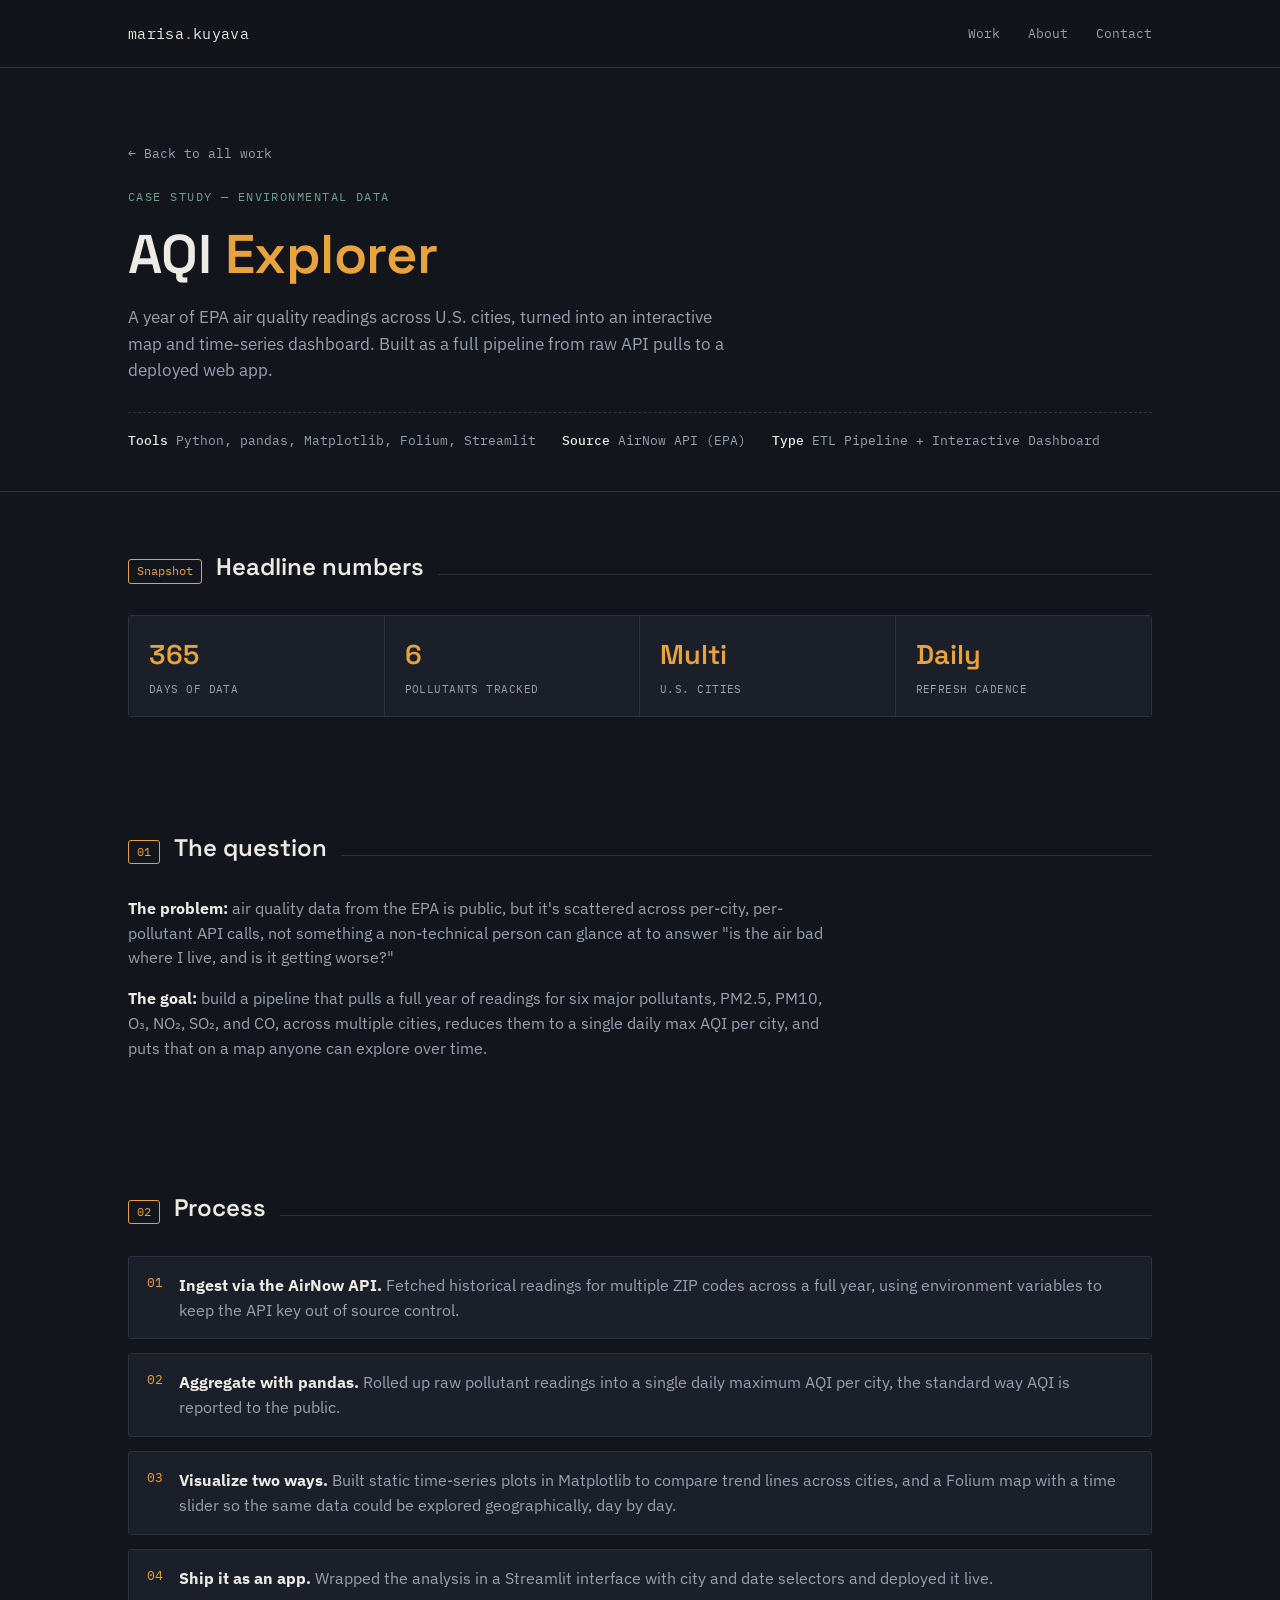
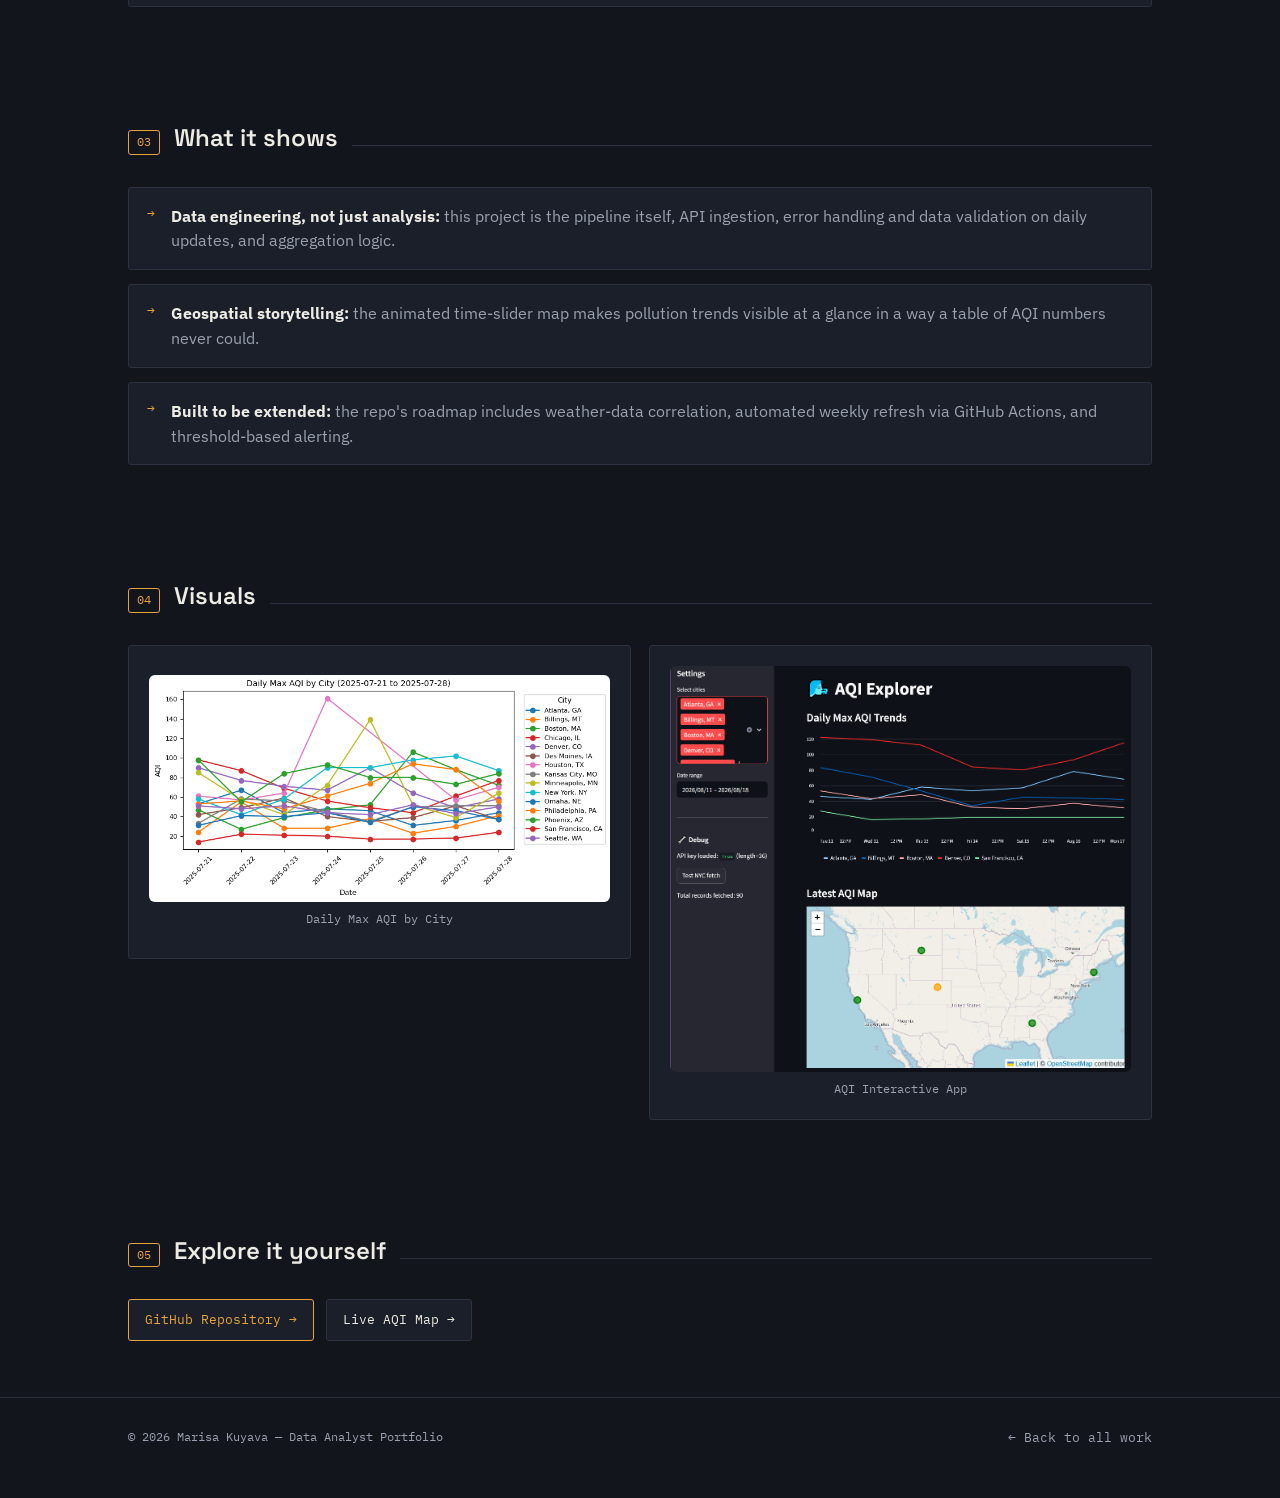
<file: projects/aqi-explorer.html>
<!DOCTYPE html>
<html lang="en">

<head>
  <meta charset="UTF-8">
  <meta name="viewport" content="width=device-width, initial-scale=1.0">
  <title>AQI Explorer — Marisa Kuyava</title>
  <link rel="preconnect" href="https://fonts.googleapis.com">
  <link
    href="https://fonts.googleapis.com/css2?family=Space+Grotesk:wght@500;600;700&family=IBM+Plex+Sans:wght@400;500&family=IBM+Plex+Mono:wght@400;500&display=swap"
    rel="stylesheet">
  <link rel="stylesheet" href="../assets/style.css">
</head>

<body>

  <header class="site-header">
    <div class="wrap">
      <a class="logo" href="../index.html">marisa<span>.</span>kuyava</a>
      <nav class="nav">
        <a href="../index.html#work">Work</a>
        <a href="../index.html#about">About</a>
        <a href="../index.html#contact">Contact</a>
      </nav>
    </div>
  </header>

  <section class="hero" style="padding-bottom:40px;">
    <div class="wrap">
      <a class="back" href="../index.html">← Back to all work</a>
      <p class="eyebrow">Case Study — Environmental Data</p>
      <h1>AQI <em>Explorer</em></h1>
      <p class="lede">
        A year of EPA air quality readings across U.S. cities, turned into an
        interactive map and time-series dashboard. Built as a full pipeline
        from raw API pulls to a deployed web app.
      </p>
      <div class="hero-meta">
        <span><b>Tools</b> Python, pandas, Matplotlib, Folium, Streamlit</span>
        <span><b>Source</b> AirNow API (EPA)</span>
        <span><b>Type</b> ETL Pipeline + Interactive Dashboard</span>
      </div>
    </div>
  </section>

  <section class="section">
    <div class="wrap">
      <div class="section-head">
        <span class="tag">Snapshot</span>
        <h2>Headline numbers</h2>
        <div class="rule"></div>
      </div>
      <div class="stats">
        <div class="stat">
          <div class="num">365</div>
          <div class="label">Days of data</div>
        </div>
        <div class="stat">
          <div class="num">6</div>
          <div class="label">Pollutants tracked</div>
        </div>
        <div class="stat">
          <div class="num">Multi</div>
          <div class="label">U.S. cities</div>
        </div>
        <div class="stat">
          <div class="num">Daily</div>
          <div class="label">Refresh cadence</div>
        </div>
      </div>
    </div>
  </section>

  <section class="section">
    <div class="wrap">
      <div class="section-head">
        <span class="tag">01</span>
        <h2>The question</h2>
        <div class="rule"></div>
      </div>
      <div class="prose">
        <p>
          <strong>The problem:</strong> air quality data from the EPA is public,
          but it's scattered across per-city, per-pollutant API calls, not
          something a non-technical person can glance at to answer "is the air
          bad where I live, and is it getting worse?"
        </p>
        <p>
          <strong>The goal:</strong> build a pipeline that pulls a full year of
          readings for six major pollutants, PM2.5, PM10, O₃, NO₂, SO₂, and
          CO, across multiple cities, reduces them to a single daily max AQI
          per city, and puts that on a map anyone can explore over time.
        </p>
      </div>
    </div>
  </section>

  <section class="section">
    <div class="wrap">
      <div class="section-head">
        <span class="tag">02</span>
        <h2>Process</h2>
        <div class="rule"></div>
      </div>
      <div class="findings">
        <div class="finding">
          <span class="mark">01</span>
          <p><strong>Ingest via the AirNow API.</strong> Fetched historical
            readings for multiple ZIP codes across a full year, using
            environment variables to keep the API key out of source control.</p>
        </div>
        <div class="finding">
          <span class="mark">02</span>
          <p><strong>Aggregate with pandas.</strong> Rolled up raw pollutant
            readings into a single daily maximum AQI per city, the standard way
            AQI is reported to the public.</p>
        </div>
        <div class="finding">
          <span class="mark">03</span>
          <p><strong>Visualize two ways.</strong> Built static time-series
            plots in Matplotlib to compare trend lines across cities, and a
            Folium map with a time slider so the same data could be explored
            geographically, day by day.</p>
        </div>
        <div class="finding">
          <span class="mark">04</span>
          <p><strong>Ship it as an app.</strong> Wrapped the analysis in a
            Streamlit interface with city and date selectors and deployed it
            live.</p>
        </div>
      </div>
    </div>
  </section>

  <section class="section">
    <div class="wrap">
      <div class="section-head">
        <span class="tag">03</span>
        <h2>What it shows</h2>
        <div class="rule"></div>
      </div>
      <div class="findings">
        <div class="finding">
          <span class="mark">→</span>
          <p><strong>Data engineering, not just analysis:</strong> this project
            is the pipeline itself, API ingestion, error handling and data
            validation on daily updates, and aggregation logic.</p>
        </div>
        <div class="finding">
          <span class="mark">→</span>
          <p><strong>Geospatial storytelling:</strong> the animated time-slider
            map makes pollution trends visible at a glance in a way a table of
            AQI numbers never could.</p>
        </div>
        <div class="finding">
          <span class="mark">→</span>
          <p><strong>Built to be extended:</strong> the repo's roadmap includes
            weather-data correlation, automated weekly refresh via GitHub
            Actions, and threshold-based alerting.</p>
        </div>
      </div>
    </div>
  </section>

  <section class="section">
    <div class="wrap">
      <div class="section-head">
        <span class="tag">04</span>
        <h2>Visuals</h2>
        <div class="rule"></div>
      </div>
      <div class="visual-grid">
        <div class="visual">
          <img src="../images/DailyMaxAQI.png" alt="AQI By City" style="width:100%; border-radius:6px; display:block;">
          Daily Max AQI by City
        </div>
        <div class="visual">
          <img src="../images/AQIMap.png" alt="AQI Interactive Map" style="width:100%; border-radius:6px; display:block;">
          AQI Interactive App
        </div>
      </div>
    </div>
  </section>

  <section class="section">
    <div class="wrap">
      <div class="section-head">
        <span class="tag">05</span>
        <h2>Explore it yourself</h2>
        <div class="rule"></div>
      </div>
      <div class="linkrow">
        <a class="btn primary" href="https://github.com/mkuyava42/aqi-explorer">GitHub Repository →</a>
        <a class="btn" href="https://aqi-explorer.onrender.com/">Live
          AQI Map →</a>
      </div>
    </div>
  </section>

  <footer class="site-footer">
    <div class="wrap" style="display:flex; justify-content:space-between; flex-wrap:wrap; gap:10px; width:100%;">
      <span>© 2026 Marisa Kuyava — Data Analyst Portfolio</span>
      <a class="back" style="margin:0;" href="../index.html">← Back to all work</a>
    </div>
  </footer>

</body>

</html>
</file>
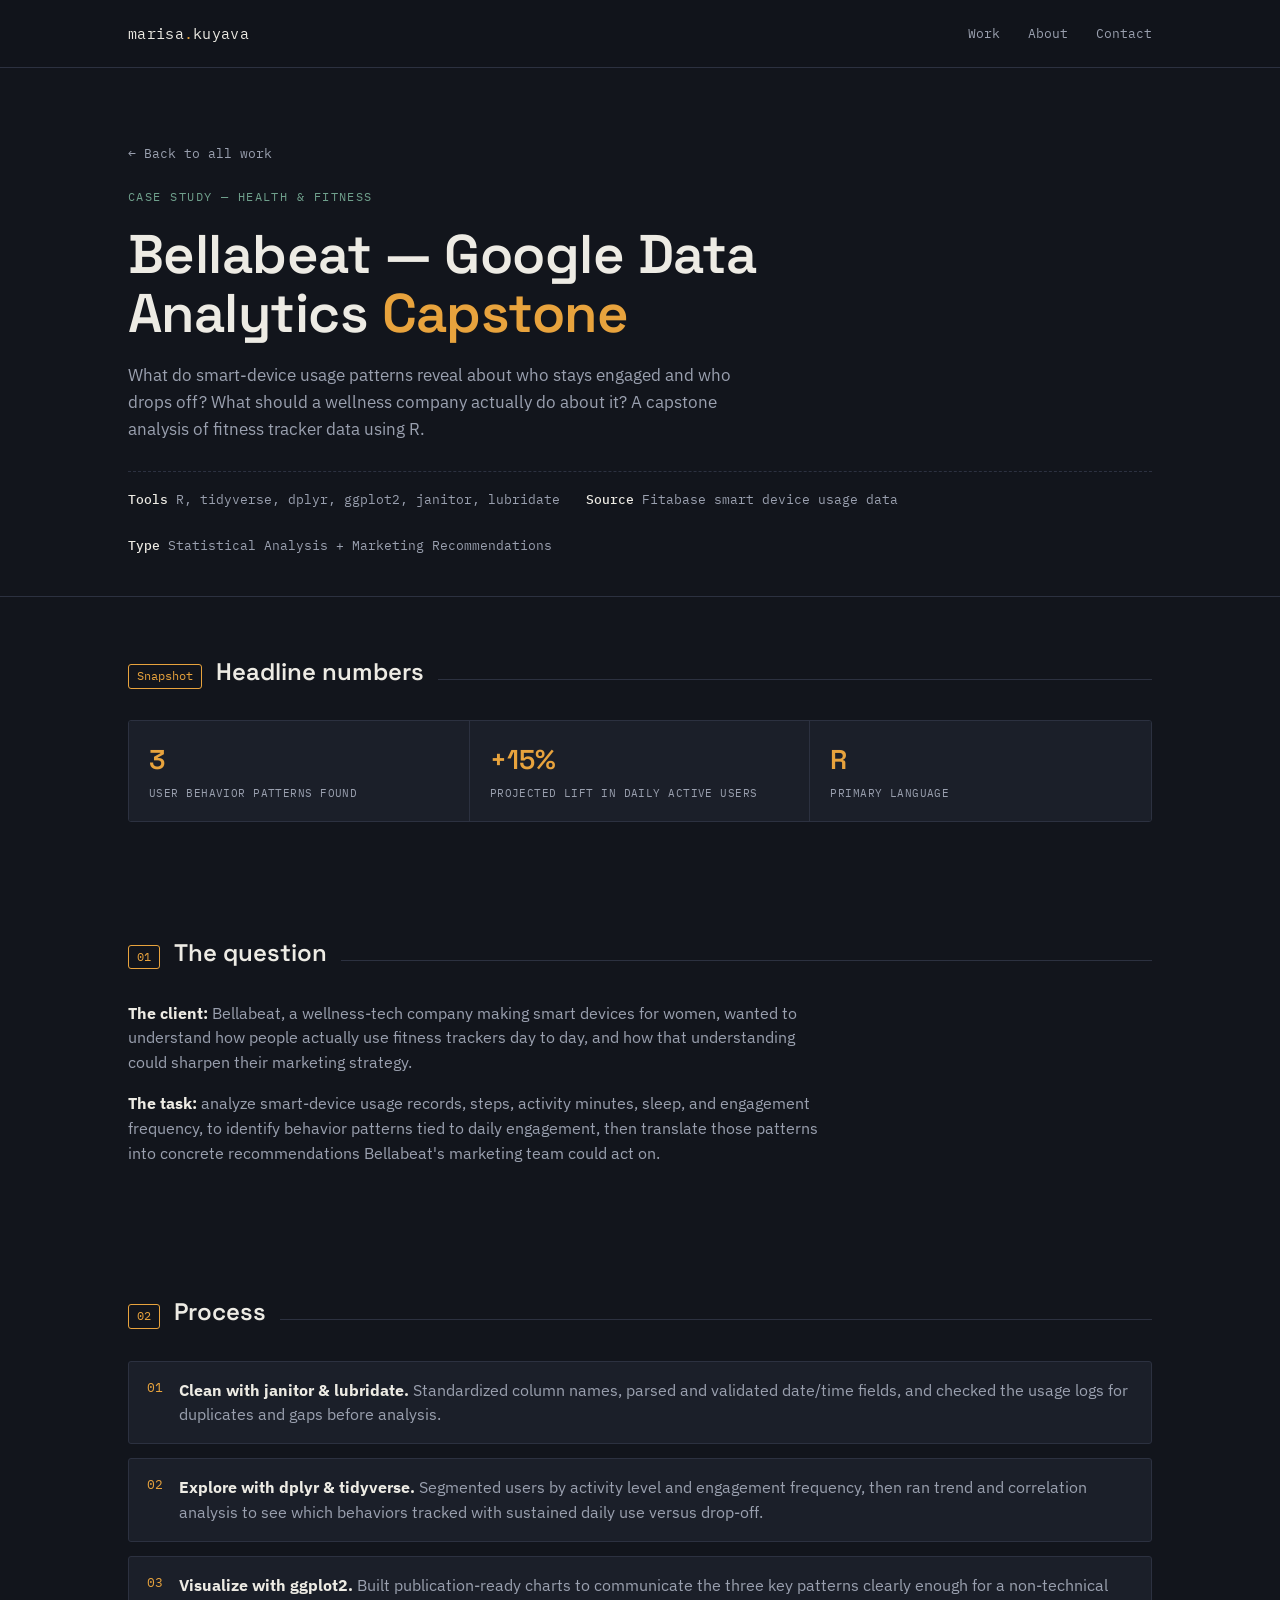
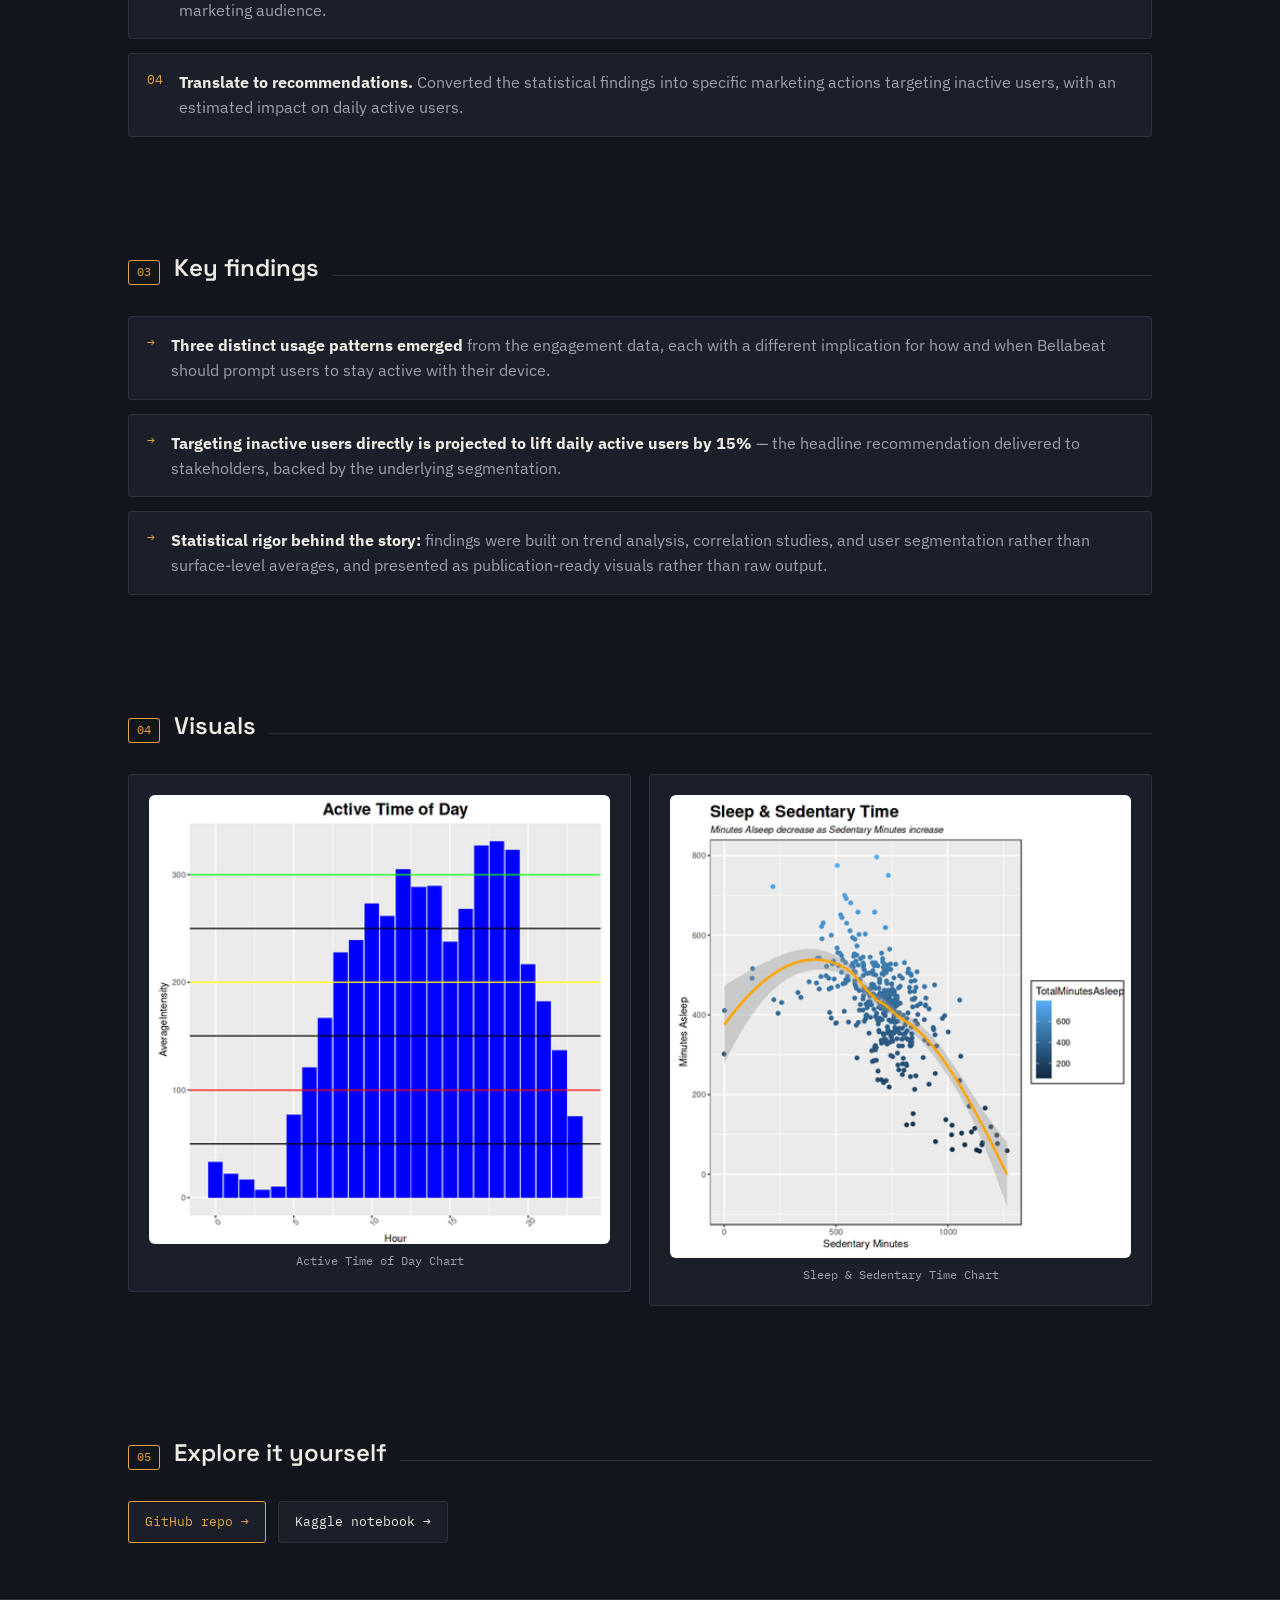
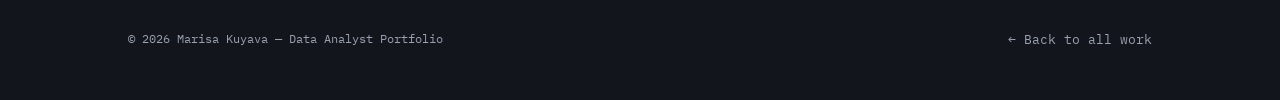
<file: projects/bellabeat.html>
<!DOCTYPE html>
<html lang="en">

<head>
  <meta charset="UTF-8">
  <meta name="viewport" content="width=device-width, initial-scale=1.0">
  <title>Bellabeat — Marisa Kuyava</title>
  <link rel="preconnect" href="https://fonts.googleapis.com">
  <link
    href="https://fonts.googleapis.com/css2?family=Space+Grotesk:wght@500;600;700&family=IBM+Plex+Sans:wght@400;500&family=IBM+Plex+Mono:wght@400;500&display=swap"
    rel="stylesheet">
  <link rel="stylesheet" href="../assets/style.css">
</head>

<body>

  <header class="site-header">
    <div class="wrap">
      <a class="logo" href="../index.html">marisa<span>.</span>kuyava</a>
      <nav class="nav">
        <a href="../index.html#work">Work</a>
        <a href="../index.html#about">About</a>
        <a href="../index.html#contact">Contact</a>
      </nav>
    </div>
  </header>

  <section class="hero" style="padding-bottom:40px;">
    <div class="wrap">
      <a class="back" href="../index.html">← Back to all work</a>
      <p class="eyebrow">Case Study — Health & Fitness</p>
      <h1>Bellabeat — Google Data<br>Analytics <em>Capstone</em></h1>
      <p class="lede">
        What do smart-device usage patterns reveal about who stays engaged and
        who drops off? What should a wellness company actually do about
        it? A capstone analysis of fitness tracker data using R.
      </p>
      <div class="hero-meta">
        <span><b>Tools</b> R, tidyverse, dplyr, ggplot2, janitor, lubridate</span>
        <span><b>Source</b> Fitabase smart device usage data</span>
        <span><b>Type</b> Statistical Analysis + Marketing Recommendations</span>
      </div>
    </div>
  </section>

  <section class="section">
    <div class="wrap">
      <div class="section-head">
        <span class="tag">Snapshot</span>
        <h2>Headline numbers</h2>
        <div class="rule"></div>
      </div>
      <div class="stats">
        <div class="stat">
          <div class="num">3</div>
          <div class="label">User behavior patterns found</div>
        </div>
        <div class="stat">
          <div class="num">+15%</div>
          <div class="label">Projected lift in daily active users</div>
        </div>
        <div class="stat">
          <div class="num">R</div>
          <div class="label">Primary language</div>
        </div>
      </div>
    </div>
  </section>

  <section class="section">
    <div class="wrap">
      <div class="section-head">
        <span class="tag">01</span>
        <h2>The question</h2>
        <div class="rule"></div>
      </div>
      <div class="prose">
        <p>
          <strong>The client:</strong> Bellabeat, a wellness-tech company making
          smart devices for women, wanted to understand how people actually
          use fitness trackers day to day, and how that understanding could
          sharpen their marketing strategy.
        </p>
        <p>
          <strong>The task:</strong> analyze smart-device usage records,
          steps, activity minutes, sleep, and engagement frequency, to
          identify behavior patterns tied to daily engagement, then translate
          those patterns into concrete recommendations Bellabeat's marketing
          team could act on.
        </p>
      </div>
    </div>
  </section>

  <section class="section">
    <div class="wrap">
      <div class="section-head">
        <span class="tag">02</span>
        <h2>Process</h2>
        <div class="rule"></div>
      </div>
      <div class="findings">
        <div class="finding">
          <span class="mark">01</span>
          <p><strong>Clean with janitor & lubridate.</strong> Standardized
            column names, parsed and validated date/time fields, and checked
            the usage logs for duplicates and gaps before analysis.</p>
        </div>
        <div class="finding">
          <span class="mark">02</span>
          <p><strong>Explore with dplyr & tidyverse.</strong> Segmented users
            by activity level and engagement frequency, then ran trend and
            correlation analysis to see which behaviors tracked with sustained
            daily use versus drop-off.</p>
        </div>
        <div class="finding">
          <span class="mark">03</span>
          <p><strong>Visualize with ggplot2.</strong> Built publication-ready
            charts to communicate the three key patterns clearly enough for a
            non-technical marketing audience.</p>
        </div>
        <div class="finding">
          <span class="mark">04</span>
          <p><strong>Translate to recommendations.</strong> Converted the
            statistical findings into specific marketing actions targeting
            inactive users, with an estimated impact on daily active users.</p>
        </div>
      </div>
    </div>
  </section>

  <section class="section">
    <div class="wrap">
      <div class="section-head">
        <span class="tag">03</span>
        <h2>Key findings</h2>
        <div class="rule"></div>
      </div>
      <div class="findings">
        <div class="finding">
          <span class="mark">→</span>
          <p><strong>Three distinct usage patterns emerged</strong> from the
            engagement data, each with a different implication for how and when
            Bellabeat should prompt users to stay active with their device.</p>
        </div>
        <div class="finding">
          <span class="mark">→</span>
          <p><strong>Targeting inactive users directly is projected to lift
              daily active users by 15%</strong> — the headline recommendation
            delivered to stakeholders, backed by the underlying segmentation.</p>
        </div>
        <div class="finding">
          <span class="mark">→</span>
          <p><strong>Statistical rigor behind the story:</strong> findings were
            built on trend analysis, correlation studies, and user segmentation
            rather than surface-level averages, and presented as
            publication-ready visuals rather than raw output.</p>
        </div>
      </div>
    </div>
  </section>

  <section class="section">
    <div class="wrap">
      <div class="section-head">
        <span class="tag">04</span>
        <h2>Visuals</h2>
        <div class="rule"></div>
      </div>
      <div class="visual-grid">
        <div class="visual">
          <img src="../images/ActiveTime.png" alt="Active Time of Day Chart"
            style="width:100%; border-radius:6px; display:block;">
          Active Time of Day Chart
        </div>
        <div class="visual">
          <img src="../images/BellabeatSleepSedentary.png" alt="Active Time of Day Chart"
            style="width:100%; border-radius:6px; display:block;">
          Sleep & Sedentary Time Chart
        </div>
      </div>
      <p style="font-family:var(--mono); font-size:12px; color:var(--text-dim); margin-top:16px;">
      </p>
    </div>
  </section>

  <section class="section">
    <div class="wrap">
      <div class="section-head">
        <span class="tag">05</span>
        <h2>Explore it yourself</h2>
        <div class="rule"></div>
      </div>
      <div class="linkrow">
        <a class="btn primary" href="https://github.com/mkuyava42/Bellabeat" target="_blank" rel="noopener">GitHub repo
          →</a>
        <a class="btn" href="https://www.kaggle.com/code/marisakuyava/bellabeat-google-data-analytics-capstone/notebook"
          target="_blank" rel="noopener">Kaggle notebook →</a>
      </div>
    </div>
  </section>

  <footer class="site-footer">
    <div class="wrap" style="display:flex; justify-content:space-between; flex-wrap:wrap; gap:10px; width:100%;">
      <span>© 2026 Marisa Kuyava — Data Analyst Portfolio</span>
      <a class="back" style="margin:0;" href="../index.html">← Back to all work</a>
    </div>
  </footer>

</body>

</html>
</file>
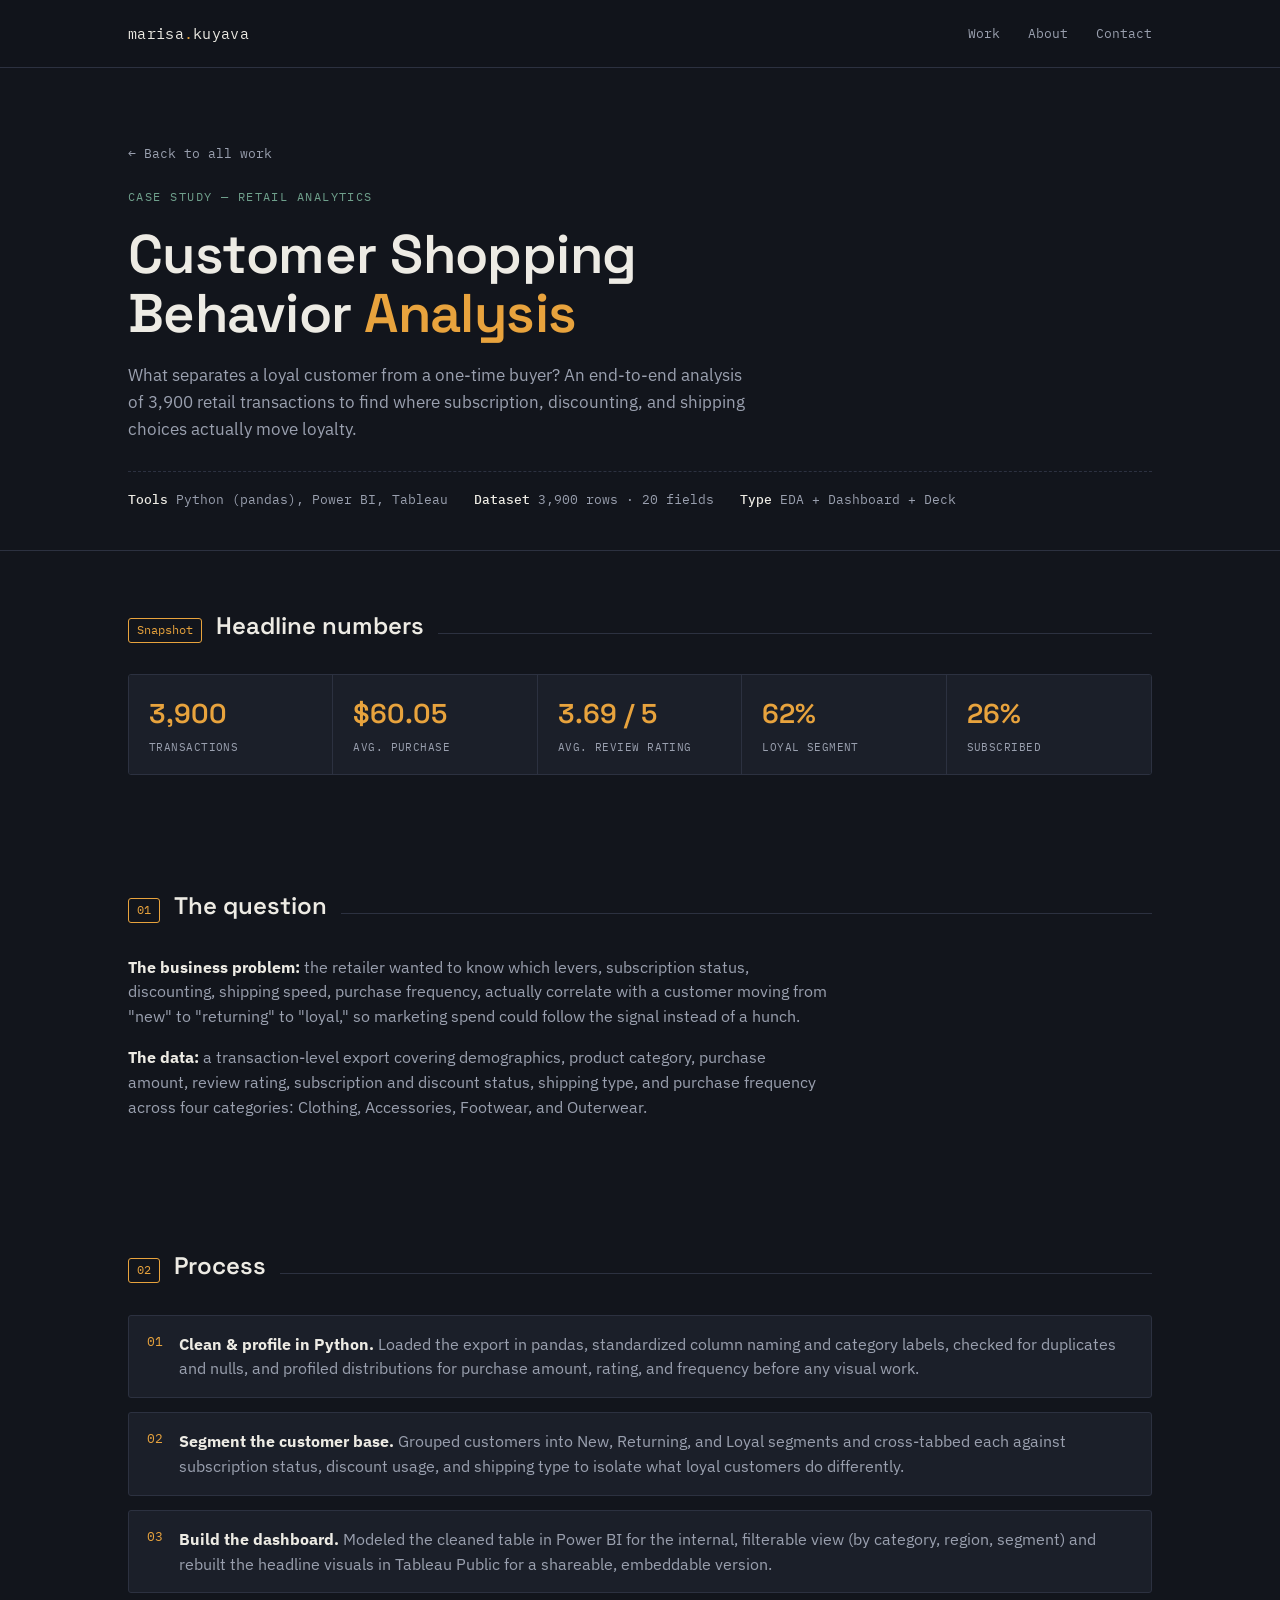
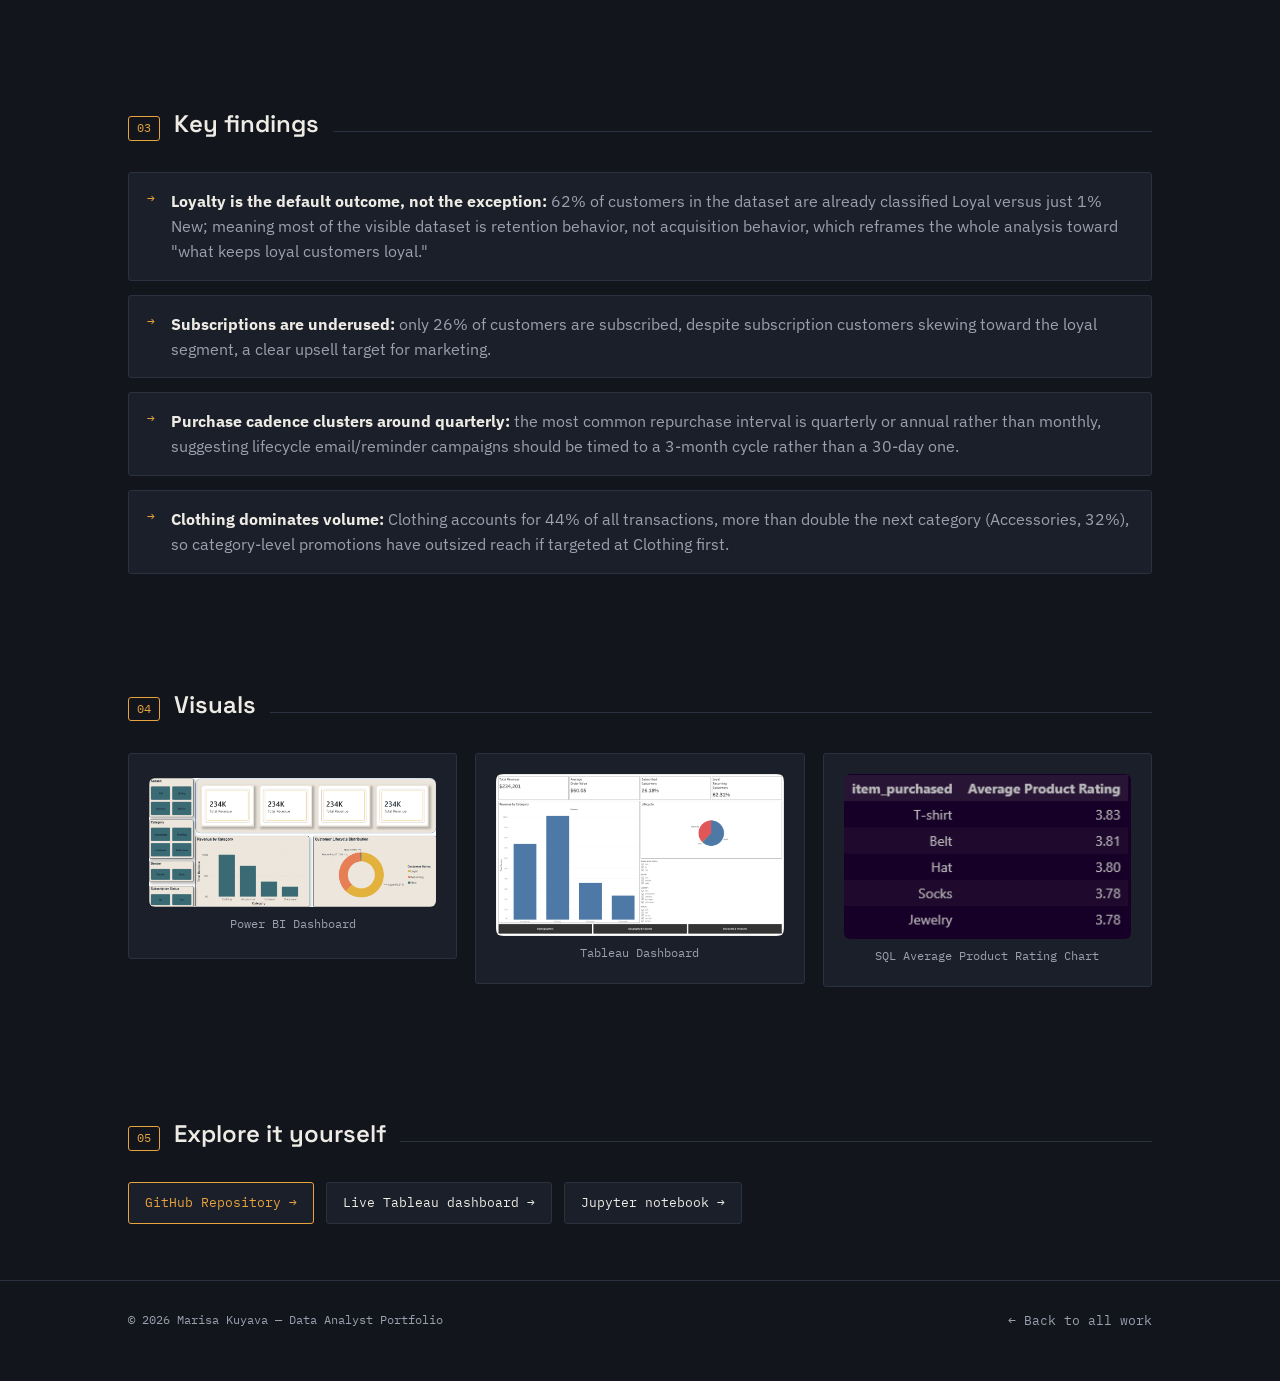
<file: projects/customer-shopping-behavior.html>
<!DOCTYPE html>
<html lang="en">

<head>
  <meta charset="UTF-8">
  <meta name="viewport" content="width=device-width, initial-scale=1.0">
  <title>Customer Shopping Behavior Analysis — Marisa</title>
  <link rel="preconnect" href="https://fonts.googleapis.com">
  <link
    href="https://fonts.googleapis.com/css2?family=Space+Grotesk:wght@500;600;700&family=IBM+Plex+Sans:wght@400;500&family=IBM+Plex+Mono:wght@400;500&display=swap"
    rel="stylesheet">
  <link rel="stylesheet" href="../assets/style.css">
</head>

<body>

  <header class="site-header">
    <div class="wrap">
      <a class="logo" href="../index.html">marisa<span>.</span>kuyava</a>
      <nav class="nav">
        <a href="../index.html#work">Work</a>
        <a href="../index.html#about">About</a>
        <a href="../index.html#contact">Contact</a>
      </nav>
    </div>
  </header>

  <section class="hero" style="padding-bottom:40px;">
    <div class="wrap">
      <a class="back" href="../index.html">← Back to all work</a>
      <p class="eyebrow">Case Study — Retail Analytics</p>
      <h1>Customer Shopping<br>Behavior <em>Analysis</em></h1>
      <p class="lede">
        What separates a loyal customer from a one-time buyer? An end-to-end
        analysis of 3,900 retail transactions to find where subscription,
        discounting, and shipping choices actually move loyalty.
      </p>
      <div class="hero-meta">
        <span><b>Tools</b> Python (pandas), Power BI, Tableau</span>
        <span><b>Dataset</b> 3,900 rows · 20 fields</span>
        <span><b>Type</b> EDA + Dashboard + Deck</span>
      </div>
    </div>
  </section>

  <section class="section">
    <div class="wrap">
      <div class="section-head">
        <span class="tag">Snapshot</span>
        <h2>Headline numbers</h2>
        <div class="rule"></div>
      </div>
      <div class="stats">
        <div class="stat">
          <div class="num">3,900</div>
          <div class="label">Transactions</div>
        </div>
        <div class="stat">
          <div class="num">$60.05</div>
          <div class="label">Avg. purchase</div>
        </div>
        <div class="stat">
          <div class="num">3.69 / 5</div>
          <div class="label">Avg. review rating</div>
        </div>
        <div class="stat">
          <div class="num">62%</div>
          <div class="label">Loyal segment</div>
        </div>
        <div class="stat">
          <div class="num">26%</div>
          <div class="label">Subscribed</div>
        </div>
      </div>
    </div>
  </section>

  <section class="section">
    <div class="wrap">
      <div class="section-head">
        <span class="tag">01</span>
        <h2>The question</h2>
        <div class="rule"></div>
      </div>
      <div class="prose">
        <p>
          <strong>The business problem:</strong> the retailer wanted to know which
          levers, subscription status, discounting, shipping speed, purchase
          frequency, actually correlate with a customer moving from "new" to
          "returning" to "loyal," so marketing spend could follow the signal
          instead of a hunch.
        </p>
        <p>
          <strong>The data:</strong> a transaction-level export covering
          demographics, product category, purchase amount, review rating,
          subscription and discount status, shipping type, and purchase
          frequency across four categories: Clothing, Accessories, Footwear,
          and Outerwear.
        </p>
      </div>
    </div>
  </section>

  <section class="section">
    <div class="wrap">
      <div class="section-head">
        <span class="tag">02</span>
        <h2>Process</h2>
        <div class="rule"></div>
      </div>
      <div class="findings">
        <div class="finding">
          <span class="mark">01</span>
          <p><strong>Clean & profile in Python.</strong> Loaded the export in
            pandas, standardized column naming and category labels, checked for
            duplicates and nulls, and profiled distributions for purchase
            amount, rating, and frequency before any visual work.</p>
        </div>
        <div class="finding">
          <span class="mark">02</span>
          <p><strong>Segment the customer base.</strong> Grouped customers into
            New, Returning, and Loyal segments and cross-tabbed each against
            subscription status, discount usage, and shipping type to isolate
            what loyal customers do differently.</p>
        </div>
        <div class="finding">
          <span class="mark">03</span>
          <p><strong>Build the dashboard.</strong> Modeled the cleaned table in
            Power BI for the internal, filterable view (by category, region,
            segment) and rebuilt the headline visuals in Tableau Public for a
            shareable, embeddable version.</p>
        </div>
      </div>
    </div>
  </section>

  <section class="section">
    <div class="wrap">
      <div class="section-head">
        <span class="tag">03</span>
        <h2>Key findings</h2>
        <div class="rule"></div>
      </div>
      <div class="findings">
        <div class="finding">
          <span class="mark">→</span>
          <p><strong>Loyalty is the default outcome, not the exception:</strong>
            62% of customers in the dataset are already classified Loyal versus
            just 1% New; meaning most of the visible dataset is retention
            behavior, not acquisition behavior, which reframes the whole
            analysis toward "what keeps loyal customers loyal."</p>
        </div>
        <div class="finding">
          <span class="mark">→</span>
          <p><strong>Subscriptions are underused:</strong> only 26% of customers
            are subscribed, despite subscription customers skewing toward the
            loyal segment, a clear upsell target for marketing.</p>
        </div>
        <div class="finding">
          <span class="mark">→</span>
          <p><strong>Purchase cadence clusters around quarterly:</strong> the
            most common repurchase interval is quarterly or annual rather than
            monthly, suggesting lifecycle email/reminder campaigns should be
            timed to a 3-month cycle rather than a 30-day one.</p>
        </div>
        <div class="finding">
          <span class="mark">→</span>
          <p><strong>Clothing dominates volume:</strong> Clothing accounts for
            44% of all transactions, more than double the next category
            (Accessories, 32%), so category-level promotions have outsized
            reach if targeted at Clothing first.</p>
        </div>
      </div>
    </div>
  </section>

  <section class="section">
    <div class="wrap">
      <div class="section-head">
        <span class="tag">04</span>
        <h2>Visuals</h2>
        <div class="rule"></div>
      </div>
      <div class="visual-grid">
        <div class="visual">
          <img src="../images/PowerBIDashboard.png" alt="Power BI dashboard"
            style="width:100%; border-radius:6px; display:block;">
          Power BI Dashboard
        </div>
        <div class="visual">
          <img src="../images/TableauDashboard.png" alt="Tableau dashboard"
            style="width:100%; border-radius:6px; display:block;">
          Tableau Dashboard
        </div>
        <div class="visual">
          <img src="../images/AvgProductRating.png" alt="SQL Average Product Rating Chart"
            style="width:100%; border-radius:6px; display:block;">
          SQL Average Product Rating Chart
        </div>
      </div>
      <p style="font-family:var(--mono); font-size:12px; color:var(--text-dim); margin-top:16px;">
      </p>
    </div>
  </section>

  <section class="section">
    <div class="wrap">
      <div class="section-head">
        <span class="tag">05</span>
        <h2>Explore it yourself</h2>
        <div class="rule"></div>
      </div>
      <div class="linkrow">
        <a class="btn primary" href="https://github.com/mkuyava42/Customer-Trends/tree/main">GitHub Repository →</a>
        <a class="btn"
          href="https://public.tableau.com/app/profile/marisa.kuyava/viz/CustomerTrends_17870809082280/OverviewDashboard">Live
          Tableau dashboard →</a>
        <a class="btn"
          href="https://github.com/mkuyava42/Customer-Trends/blob/main/customer_shopping_trends.ipynb">Jupyter notebook
          →</a>

      </div>
    </div>
  </section>

  <footer class="site-footer">
    <div class="wrap" style="display:flex; justify-content:space-between; flex-wrap:wrap; gap:10px; width:100%;">
      <span>© 2026 Marisa Kuyava — Data Analyst Portfolio</span>
      <a class="back" style="margin:0;" href="../index.html">← Back to all work</a>
    </div>
  </footer>

</body>

</html>
</file>
<file: assets/style.css>
/* ---------- Tokens ---------- */
:root{
  --bg: #12151c;
  --surface: #1b1f29;
  --surface-2: #232837;
  --line: #2c3140;
  --text: #edebe4;
  --text-dim: #9aa0af;
  --amber: #e8a33d;
  --sage: #6fa08c;
  --mono: "IBM Plex Mono", "SF Mono", Consolas, monospace;
  --sans: "IBM Plex Sans", -apple-system, Segoe UI, Roboto, sans-serif;
  --disp: "Space Grotesk", var(--sans);
  --radius: 3px;
}

@media (prefers-reduced-motion: reduce){
  *{ animation-duration: 0.01ms !important; transition-duration: 0.01ms !important; }
}

*{ box-sizing: border-box; }
html{ scroll-behavior: smooth; }
body{
  margin:0;
  background: var(--bg);
  color: var(--text);
  font-family: var(--sans);
  line-height: 1.55;
  font-size: 16px;
}

a{ color: inherit; text-decoration: none; }
a:focus-visible, button:focus-visible{
  outline: 2px solid var(--amber);
  outline-offset: 3px;
}

img{ max-width:100%; display:block; }

.wrap{
  max-width: 1080px;
  margin: 0 auto;
  padding: 0 28px;
}

/* ---------- Header ---------- */
.site-header{
  border-bottom: 1px solid var(--line);
  padding: 22px 0;
  position: sticky; top:0;
  background: rgba(18,21,28,0.92);
  backdrop-filter: blur(6px);
  z-index: 10;
}
.site-header .wrap{
  display:flex; align-items:center; justify-content:space-between;
}
.logo{
  font-family: var(--mono);
  font-size: 15px;
  letter-spacing: 0.02em;
  color: var(--text);
}
.logo span{ color: var(--amber); }
.nav{ display:flex; gap:28px; font-family: var(--mono); font-size: 13px; color: var(--text-dim); }
.nav a:hover{ color: var(--text); }

/* ---------- Hero ---------- */
.hero{
  padding: 72px 0 56px;
  border-bottom: 1px solid var(--line);
}
.hero .eyebrow{
  font-family: var(--mono);
  font-size: 12px;
  letter-spacing: 0.12em;
  text-transform: uppercase;
  color: var(--sage);
  margin: 0 0 18px;
}
.hero h1{
  font-family: var(--disp);
  font-size: clamp(2.1rem, 5vw, 3.4rem);
  line-height: 1.08;
  margin: 0 0 20px;
  font-weight: 600;
  letter-spacing: -0.01em;
}
.hero h1 em{
  font-style: normal;
  color: var(--amber);
}
.hero p.lede{
  max-width: 620px;
  font-size: 1.08rem;
  color: var(--text-dim);
  margin: 0 0 28px;
}
.hero-meta{
  display:flex; gap:26px; flex-wrap: wrap;
  font-family: var(--mono); font-size: 13px; color: var(--text-dim);
  border-top: 1px dashed var(--line);
  padding-top: 18px; margin-top: 8px;
}
.hero-meta b{ color: var(--text); font-weight: 500; }

/* ---------- Section labels ---------- */
.section{ padding: 56px 0; }
.section-head{
  display:flex; align-items:baseline; gap:14px;
  margin-bottom: 30px;
}
.section-head .tag{
  font-family: var(--mono); font-size: 12px; color: var(--amber);
  border: 1px solid var(--amber); border-radius: var(--radius);
  padding: 2px 8px;
}
.section-head h2{
  font-family: var(--disp); font-size: 1.5rem; margin:0; font-weight: 600;
}
.section-head .rule{
  flex:1; height:1px; background: var(--line);
}

/* ---------- Project tickets (signature element) ---------- */
.tickets{
  display:grid;
  grid-template-columns: repeat(auto-fill, minmax(300px, 1fr));
  gap: 18px;
}
.ticket{
  background: var(--surface);
  border: 1px solid var(--line);
  border-radius: var(--radius);
  padding: 22px;
  display:flex; flex-direction:column; gap:14px;
  transition: border-color .15s ease, transform .15s ease;
  position: relative;
}
.ticket:hover{ border-color: var(--amber); transform: translateY(-2px); }
.ticket-row{
  display:flex; justify-content:space-between; align-items:flex-start;
  font-family: var(--mono); font-size: 11px; color: var(--text-dim);
}
.stamp{
  font-family: var(--mono); font-size: 11px;
  border: 1px solid var(--sage); color: var(--sage);
  border-radius: var(--radius); padding: 2px 7px;
  text-transform: uppercase; letter-spacing: .05em;
}
.ticket h3{
  font-family: var(--disp); font-size: 1.2rem; margin:0; font-weight: 600;
}
.ticket p{ margin:0; color: var(--text-dim); font-size: 0.94rem; }
.ticket .tools{
  display:flex; flex-wrap:wrap; gap:7px; margin-top:2px;
}
.chip{
  font-family: var(--mono); font-size: 11px; color: var(--text);
  background: var(--surface-2); border: 1px solid var(--line);
  border-radius: var(--radius); padding: 3px 8px;
}
.ticket-foot{
  display:flex; justify-content:space-between; align-items:center;
  border-top: 1px dashed var(--line); padding-top: 12px; margin-top:4px;
  font-family: var(--mono); font-size: 12px;
}
.ticket-foot .go{ color: var(--amber); }
.ticket-foot .go:hover{ text-decoration: underline; }

/* ---------- Stat strip ---------- */
.stats{
  display:grid;
  grid-template-columns: repeat(auto-fit, minmax(140px,1fr));
  border: 1px solid var(--line);
  border-radius: var(--radius);
  overflow: hidden;
}
.stat{
  padding: 18px 20px;
  border-right: 1px solid var(--line);
  background: var(--surface);
}
.stat:last-child{ border-right:none; }
.stat .num{
  font-family: var(--disp); font-size: 1.7rem; color: var(--amber); font-weight:600;
}
.stat .label{
  font-family: var(--mono); font-size: 11px; color: var(--text-dim);
  text-transform: uppercase; letter-spacing: .04em; margin-top: 4px;
}

/* ===========================================================
   Certifications
   =========================================================== */
.cert-grid {
  display: grid;
  grid-template-columns: repeat(3, 1fr);
  gap: 24px;
}

.cert-card {
  border: 1px solid var(--line);
  border-radius: var(--radius);
  overflow: hidden;
  background: #fff;
  transition: transform 0.15s ease, border-color 0.15s ease;
}

.cert-card:hover {
  transform: translateY(-3px);
  border-color: var(--teal);
}

.cert-thumb {
  aspect-ratio: 4/3;
  background: var(--tag);
  display: flex;
  align-items: center;
  justify-content: center;
  overflow: hidden;
}

.cert-thumb img {
  width: 100%;
  height: 100%;
  object-fit: cover;
}

.cert-body {
  padding: 16px 18px 14px;
}

.cert-body h4 {
  font-size: 16px;
  margin: 0 0 4px;
}

.cert-issuer {
  font-size: 15px;
  color: var(--muted);
  margin: 0 0 2px;
}

.cert-date {
  font-family: var(--font-mono);
  font-size: 11px;
  color: var(--muted);
  text-transform: uppercase;
  letter-spacing: 0.03em;
}

@media (max-width: 860px) {
  .cert-grid {
    grid-template-columns: 1fr;
  }
}

/* ===========================================================
   Certifications — lightbox
   =========================================================== */
.cert-thumb img {
  cursor: zoom-in;
}

.lightbox {
  position: fixed;
  inset: 0;
  background: rgba(29, 42, 53, 0.92);
  /* var(--ink) at 92% */
  display: none;
  align-items: center;
  justify-content: center;
  padding: 40px;
  z-index: 100;
}

.lightbox.open {
  display: flex;
}

.lightbox img {
  max-width: min(90vw, 900px);
  max-height: 85vh;
  width: auto;
  height: auto;
  border-radius: 6px;
  box-shadow: 0 20px 60px rgba(0, 0, 0, 0.4);
}

.lightbox-close {
  position: absolute;
  top: 24px;
  right: 28px;
  width: 40px;
  height: 40px;
  border-radius: 50%;
  border: none;
  background: rgba(255, 255, 255, 0.12);
  color: #fff;
  font-size: 20px;
  line-height: 1;
  cursor: pointer;
}

.lightbox-close:hover {
  background: rgba(255, 255, 255, 0.22);
}

/* ---------- Prose blocks ---------- */
.prose{ max-width: 700px; color: var(--text-dim); }
.prose p{ margin: 0 0 16px; }
.prose strong{ color: var(--text); }

/* ---------- Findings list ---------- */
.findings{ display:flex; flex-direction:column; gap:14px; }
.finding{
  display:flex; gap:16px;
  border: 1px solid var(--line); border-radius: var(--radius);
  padding: 16px 18px; background: var(--surface);
}
.finding .mark{
  font-family: var(--mono); color: var(--amber); font-size: 13px; flex-shrink:0;
}
.finding p{ margin:0; color: var(--text-dim); }
.finding strong{ color: var(--text); }

/* ---------- Visual placeholders ---------- */
.visual-grid{
  display:grid; grid-template-columns: repeat(auto-fit,minmax(320px,1fr));
  gap: 18px;
}
.visual{
  border: 1px solid var(--line); border-radius: var(--radius);
  background: var(--surface);
  aspect-ratio: 16/10;
  display:flex; align-items:center; justify-content:center;
  flex-direction:column; gap:8px;
  color: var(--text-dim); font-family: var(--mono); font-size: 12px;
  text-align:center; padding: 20px;
}
.visual .ph-icon{ font-size: 22px; color: var(--amber); }

/* ---------- Links row ---------- */
.linkrow{ display:flex; flex-wrap:wrap; gap:12px; }
.btn{
  font-family: var(--mono); font-size: 13px;
  border: 1px solid var(--line); border-radius: var(--radius);
  padding: 10px 16px; background: var(--surface);
  transition: border-color .15s ease;
}
.btn:hover{ border-color: var(--amber); color: var(--amber); }
.btn.primary{ border-color: var(--amber); color: var(--amber); }

/* ---------- Footer ---------- */
.site-footer{
  border-top: 1px solid var(--line);
  padding: 30px 0 50px;
  font-family: var(--mono); font-size: 12px; color: var(--text-dim);
  display:flex; justify-content:space-between; flex-wrap:wrap; gap:10px;
}

/* ---------- Back link ---------- */
.back{
  font-family: var(--mono); font-size: 13px; color: var(--text-dim);
  display:inline-block; margin-bottom: 24px;
}
.back:hover{ color: var(--amber); }

@media (max-width: 640px){
  .nav{ display:none; }
  .hero{ padding: 48px 0 40px; }
  .section{ padding: 40px 0; }
}
</file>
